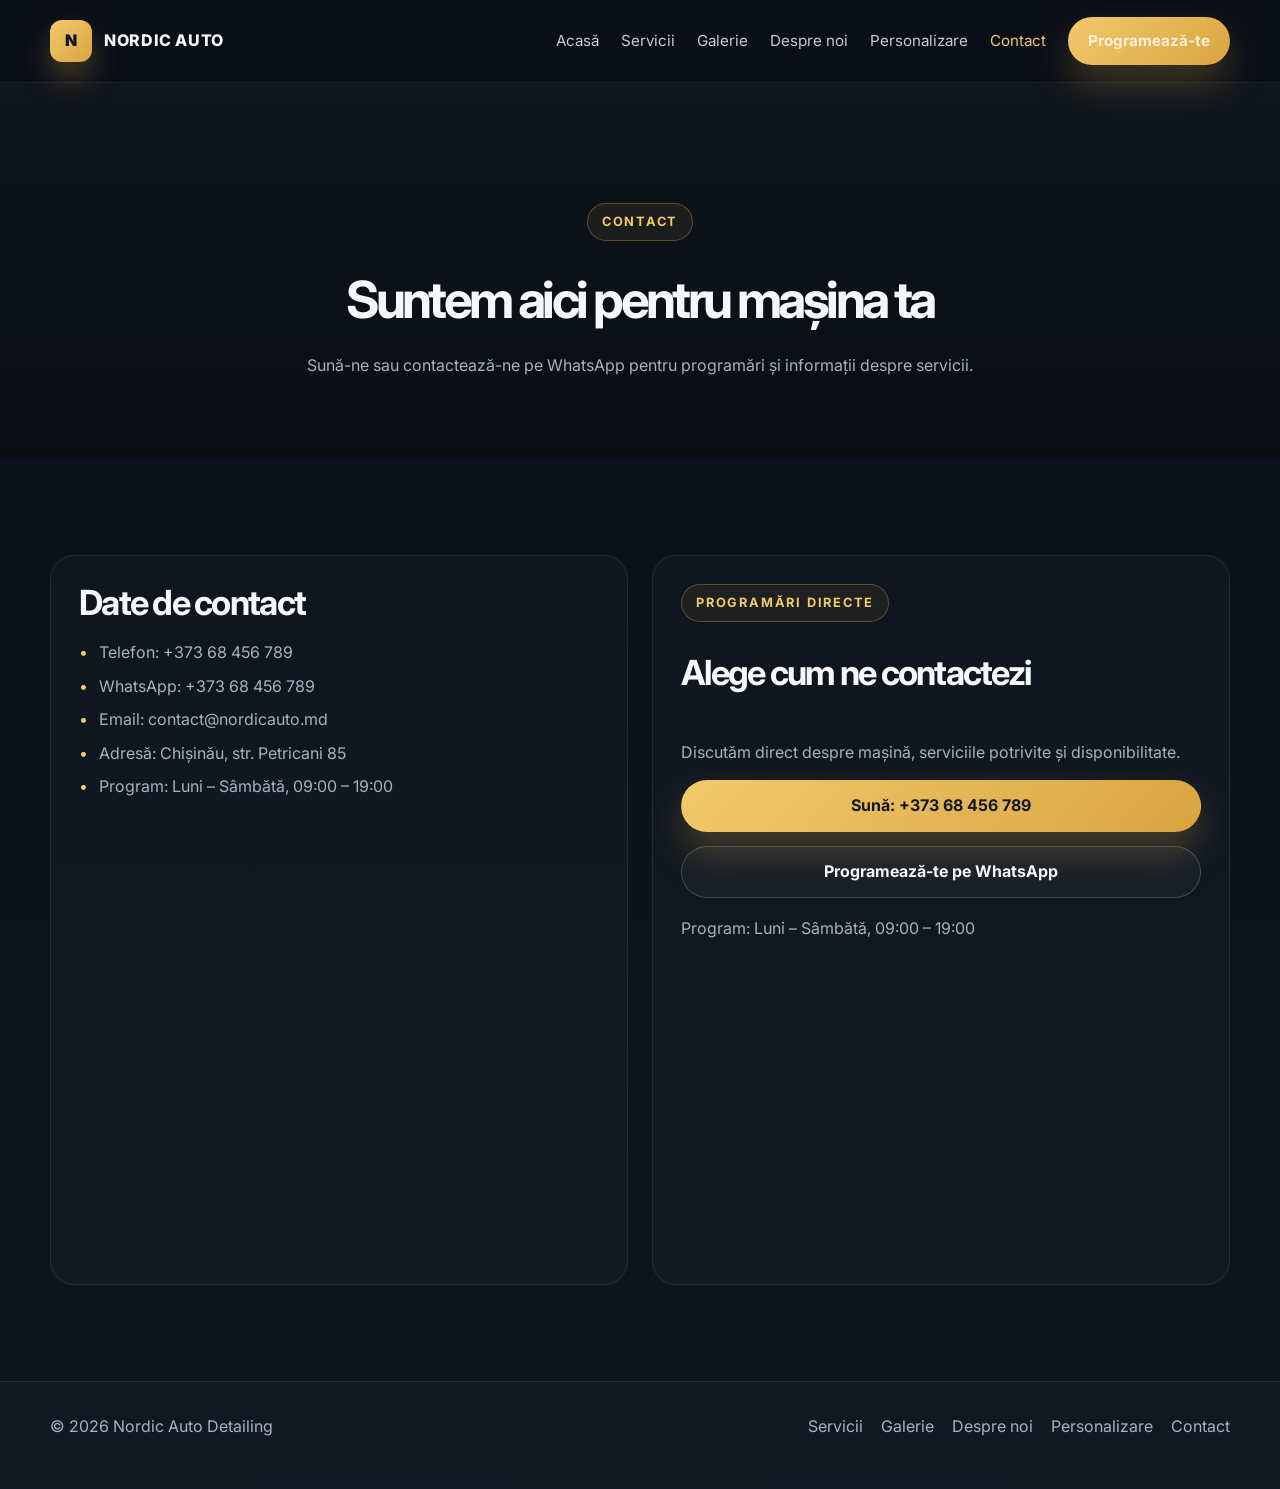
<file: Nordic Auto Detailing/contact.html>
<!DOCTYPE html>
<html lang="ro">
  <head>
    <meta charset="UTF-8" />
    <meta name="viewport" content="width=device-width, initial-scale=1.0" />
    <meta name="description" content="Contact Nordic Auto Detailing în Chișinău, str. Petricani 85. Programări prin telefon sau WhatsApp." />
    <title>Contact | Nordic Auto Detailing</title>
    <link rel="preconnect" href="https://fonts.googleapis.com" />
    <link rel="preconnect" href="https://fonts.gstatic.com" crossorigin />
    <link href="https://fonts.googleapis.com/css2?family=Inter:wght@400;500;600;700;800;900&display=swap" rel="stylesheet" />
    <link rel="stylesheet" href="style.css" />
  </head>
  <body>
    <header class="site-header">
      <div class="container header-inner">
        <a class="logo" href="Index.html" aria-label="Nordic Auto Detailing">
          <span class="logo-mark">N</span>
          <span>Nordic Auto</span>
        </a>
        <button class="menu-toggle" aria-label="Meniu">☰</button>
        <nav class="nav" aria-label="Navigare principală">
          <a href="Index.html">Acasă</a>
          <a href="servicii.html">Servicii</a>
          <a href="galerie.html">Galerie</a>
          <a href="despre-noi.html">Despre noi</a>
          <a href="personalizare.html">Personalizare</a>
          <a class="active" href="contact.html">Contact</a>
          <a class="nav-cta" href="contact.html">Programează-te</a>
        </nav>
      </div>
    </header>

    <main>
      <section class="page-header">
        <div class="container">
          <span class="eyebrow">Contact</span>
          <h1>Suntem aici pentru mașina ta</h1>
          <p>Sună-ne sau contactează-ne pe WhatsApp pentru programări și informații despre servicii.</p>
        </div>
      </section>

      <section class="section">
        <div class="container contact-grid">
          <div class="contact-card">
            <h2 class="section-title" style="font-size: clamp(2rem, 2.7vw, 2.8rem);">Date de contact</h2>
            <ul class="contact-list">
              <li>Telefon: <a href="tel:+37368456789">+373 68 456 789</a></li>
              <li>WhatsApp: <a href="https://wa.me/37368456789" target="_blank" rel="noopener noreferrer">+373 68 456 789</a></li>
              <li>Email: <a href="mailto:contact@nordicauto.md">contact@nordicauto.md</a></li>
              <li>Adresă: Chișinău, str. Petricani 85</li>
              <li>Program: Luni – Sâmbătă, 09:00 – 19:00</li>
            </ul>

            <div style="margin-top: 28px;">
              <iframe
                class="map"
                src="https://www.google.com/maps?q=Chi%C8%99in%C4%83u%2C%20str.%20Petricani%2085&output=embed"
                loading="lazy"
                referrerpolicy="no-referrer-when-downgrade"
                title="Hartă locație Nordic Auto Detailing"
              ></iframe>
            </div>
          </div>

          <div class="contact-card booking-card">
            <span class="eyebrow">Programări directe</span>
            <h2 class="section-title" style="font-size: clamp(2rem, 2.7vw, 2.8rem); margin-top: 18px;">Alege cum ne contactezi</h2>
            <p>Discutăm direct despre mașină, serviciile potrivite și disponibilitate.</p>
            <a class="btn primary" href="tel:+37368456789">Sună: +373 68 456 789</a>
            <a class="btn secondary" href="https://wa.me/37368456789" target="_blank" rel="noopener noreferrer">Programează-te pe WhatsApp</a>
            <p class="booking-note">Program: Luni – Sâmbătă, 09:00 – 19:00</p>
          </div>
        </div>
      </section>
    </main>

    <footer class="site-footer">
      <div class="container footer-inner">
        <div>© <span data-year></span> Nordic Auto Detailing</div>
        <div class="footer-links">
          <a href="servicii.html">Servicii</a>
          <a href="galerie.html">Galerie</a>
          <a href="despre-noi.html">Despre noi</a>
          <a href="personalizare.html">Personalizare</a>
          <a href="contact.html">Contact</a>
        </div>
      </div>
    </footer>

    <script src="script.js"></script>
  </body>
</html>
</file>
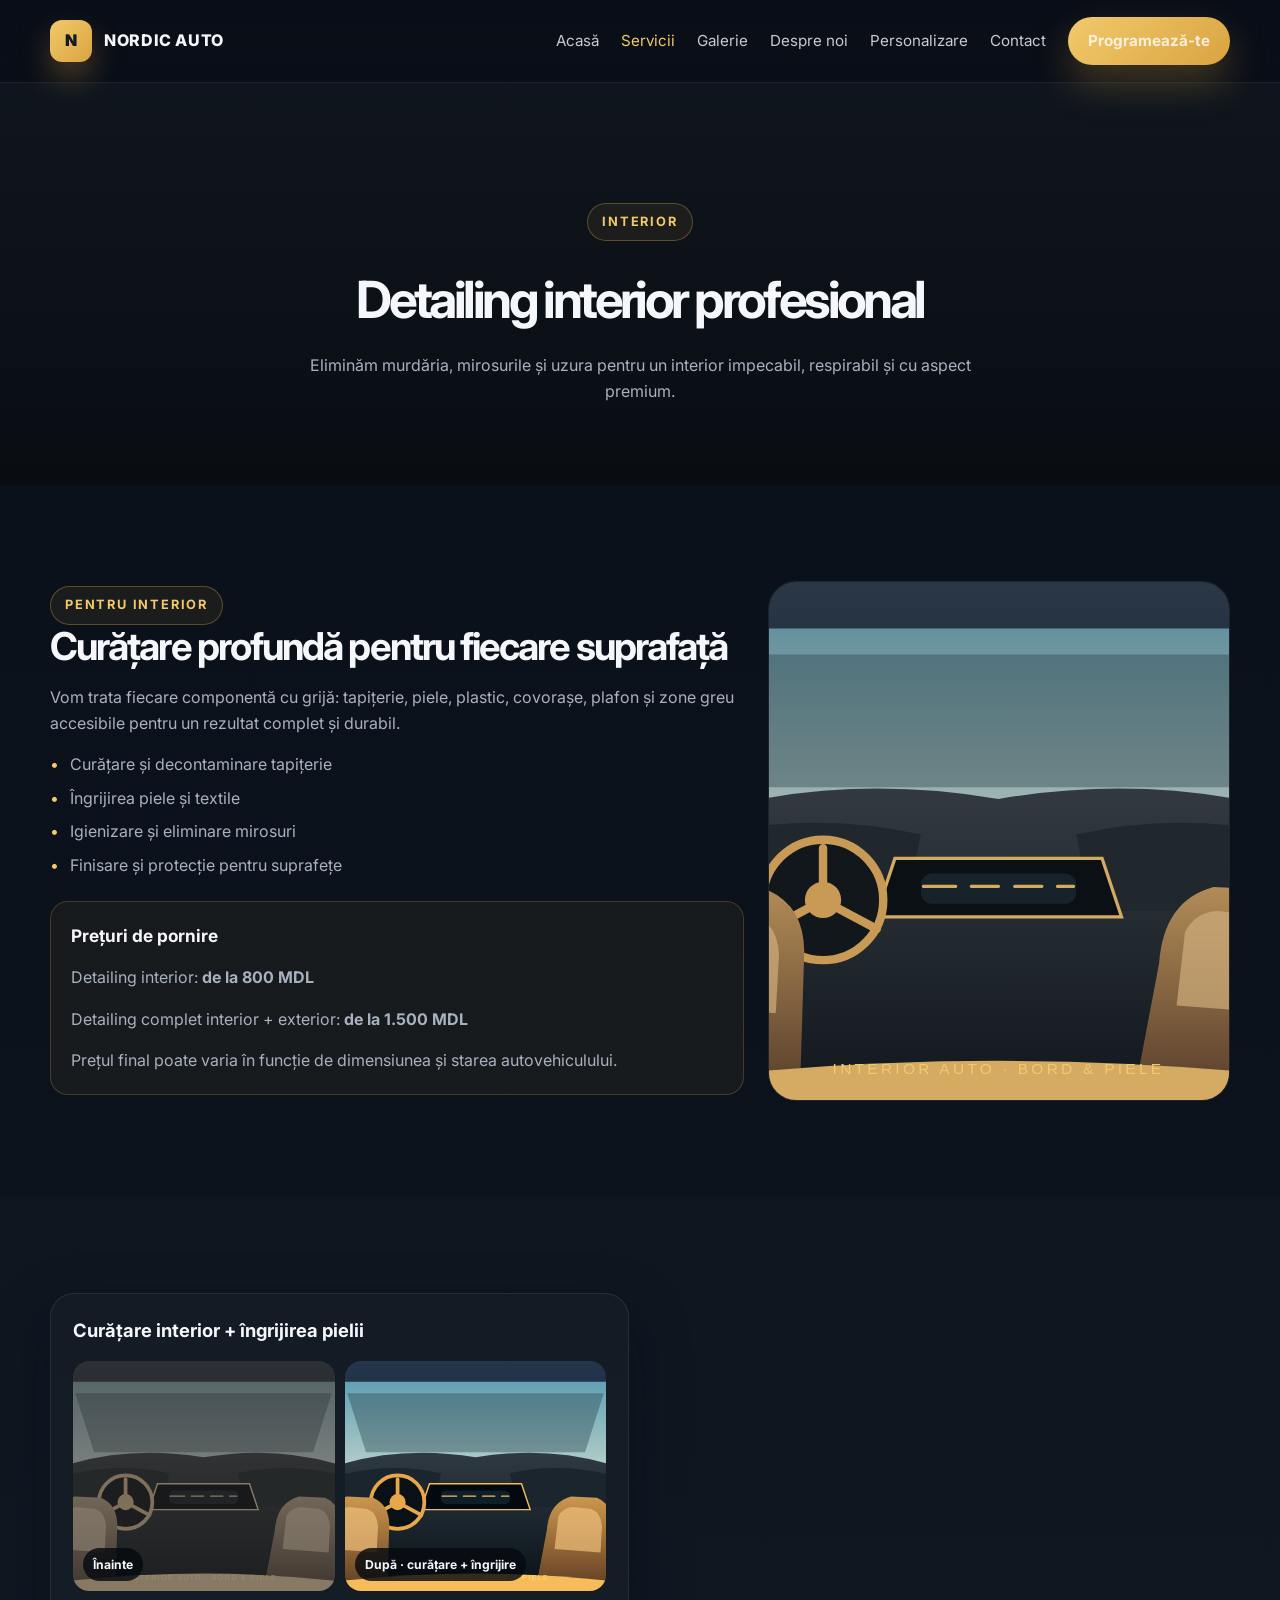
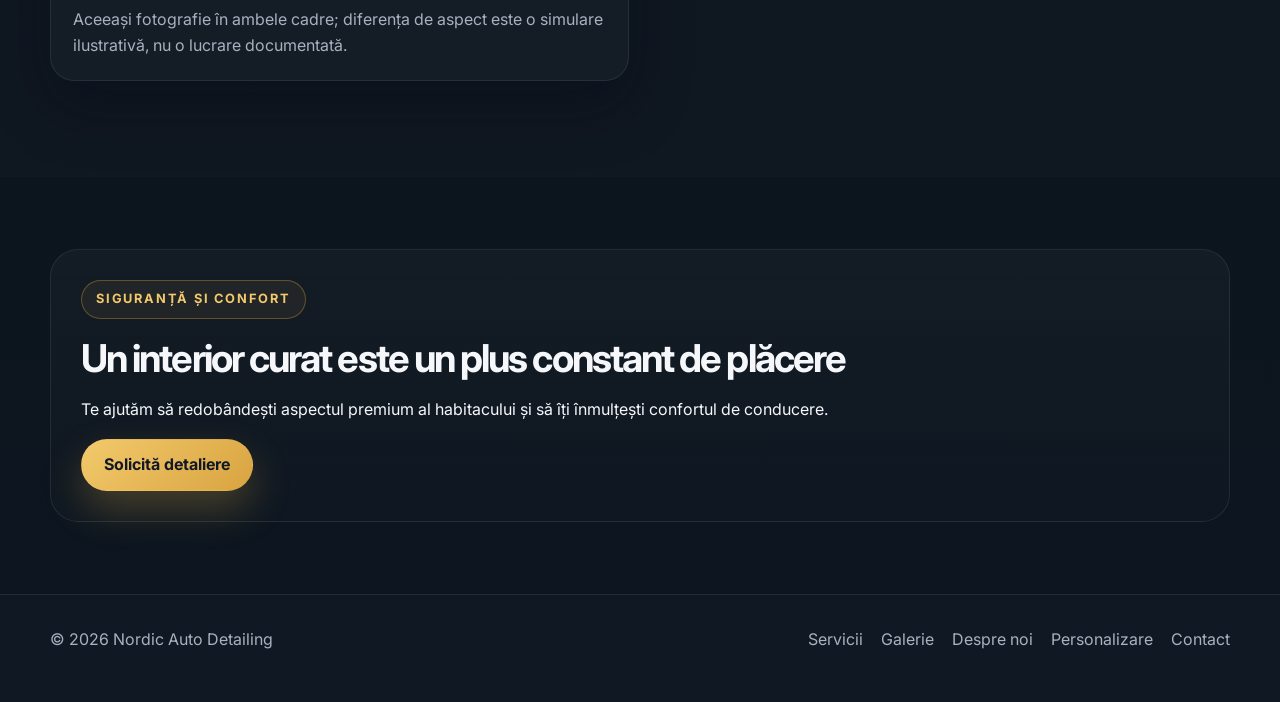
<file: Nordic Auto Detailing/detailing-interior.html>
<!DOCTYPE html>
<html lang="ro">
  <head>
    <meta charset="UTF-8" />
    <meta name="viewport" content="width=device-width, initial-scale=1.0" />
    <meta name="description" content="Detailing interior premium: curățare tapiterie, piele, igienizare și restaurare a spațiului din mașină." />
    <title>Detailing interior | Nordic Auto Detailing</title>
    <link rel="preconnect" href="https://fonts.googleapis.com" />
    <link rel="preconnect" href="https://fonts.gstatic.com" crossorigin />
    <link href="https://fonts.googleapis.com/css2?family=Inter:wght@400;500;600;700;800;900&display=swap" rel="stylesheet" />
    <link rel="stylesheet" href="style.css" />
  </head>
  <body>
    <header class="site-header">
      <div class="container header-inner">
        <a class="logo" href="Index.html" aria-label="Nordic Auto Detailing">
          <span class="logo-mark">N</span>
          <span>Nordic Auto</span>
        </a>
        <button class="menu-toggle" aria-label="Meniu">☰</button>
        <nav class="nav" aria-label="Navigare principală">
          <a href="Index.html">Acasă</a>
          <a class="active" href="servicii.html">Servicii</a>
          <a href="galerie.html">Galerie</a>
          <a href="despre-noi.html">Despre noi</a>
          <a href="personalizare.html">Personalizare</a>
          <a href="contact.html">Contact</a>
          <a class="nav-cta" href="contact.html">Programează-te</a>
        </nav>
      </div>
    </header>

    <main>
      <section class="page-header">
        <div class="container">
          <span class="eyebrow">Interior</span>
          <h1>Detailing interior profesional</h1>
          <p>Eliminăm murdăria, mirosurile și uzura pentru un interior impecabil, respirabil și cu aspect premium.</p>
        </div>
      </section>

      <section class="section">
        <div class="container service-spotlight">
          <div>
            <span class="eyebrow">Pentru interior</span>
            <h2 class="section-title">Curățare profundă pentru fiecare suprafață</h2>
            <p>Vom trata fiecare componentă cu grijă: tapițerie, piele, plastic, covorașe, plafon și zone greu accesibile pentru un rezultat complet și durabil.</p>
            <ul class="process-list">
              <li>Curățare și decontaminare tapițerie</li>
              <li>Îngrijirea piele și textile</li>
              <li>Igienizare și eliminare mirosuri</li>
              <li>Finisare și protecție pentru suprafețe</li>
            </ul>
            <div class="service-prices">
              <h3>Prețuri de pornire</h3>
              <p>Detailing interior: <strong>de la 800 MDL</strong></p>
              <p>Detailing complet interior + exterior: <strong>de la 1.500 MDL</strong></p>
              <p class="price-disclaimer">Prețul final poate varia în funcție de dimensiunea și starea autovehiculului.</p>
            </div>
          </div>
          <img src="imagini/interior-dashboard.svg" alt="Ilustrație cu interior auto: bord și volan" loading="lazy" />
        </div>
      </section>

      <section class="section" style="background: rgba(255,255,255,0.01);">
        <div class="container">
          <div class="comparison-grid">
            <article class="comparison-card">
              <h3>Curățare interior + îngrijirea pielii</h3>
              <div class="comparison-images">
                <figure class="comparison-image is-before">
                  <img src="imagini/interior-dashboard.svg" alt="Același interior auto, înainte de simularea curățării și îngrijirii pielii" loading="lazy" />
                  <figcaption>Înainte</figcaption>
                </figure>
                <figure class="comparison-image is-after">
                  <img src="imagini/interior-dashboard.svg" alt="Același interior auto, după simularea curățării și îngrijirii pielii" loading="lazy" />
                  <figcaption>După · curățare + îngrijire</figcaption>
                </figure>
              </div>
              <p>Aceeași fotografie în ambele cadre; diferența de aspect este o simulare ilustrativă, nu o lucrare documentată.</p>
            </article>
          </div>
        </div>
      </section>

      <section class="section-small">
        <div class="container">
          <div class="contact-cta">
            <span class="eyebrow">Siguranță și confort</span>
            <h2 class="section-title" style="margin-top: 18px;">Un interior curat este un plus constant de plăcere</h2>
            <p>Te ajutăm să redobândești aspectul premium al habitacului și să îți înmulțești confortul de conducere.</p>
            <a class="btn primary" href="contact.html">Solicită detaliere</a>
          </div>
        </div>
      </section>
    </main>

    <footer class="site-footer">
      <div class="container footer-inner">
        <div>© <span data-year></span> Nordic Auto Detailing</div>
        <div class="footer-links">
          <a href="servicii.html">Servicii</a>
          <a href="galerie.html">Galerie</a>
          <a href="despre-noi.html">Despre noi</a>
          <a href="personalizare.html">Personalizare</a>
          <a href="contact.html">Contact</a>
        </div>
      </div>
    </footer>

    <script src="script.js"></script>
  </body>
</html>
</file>
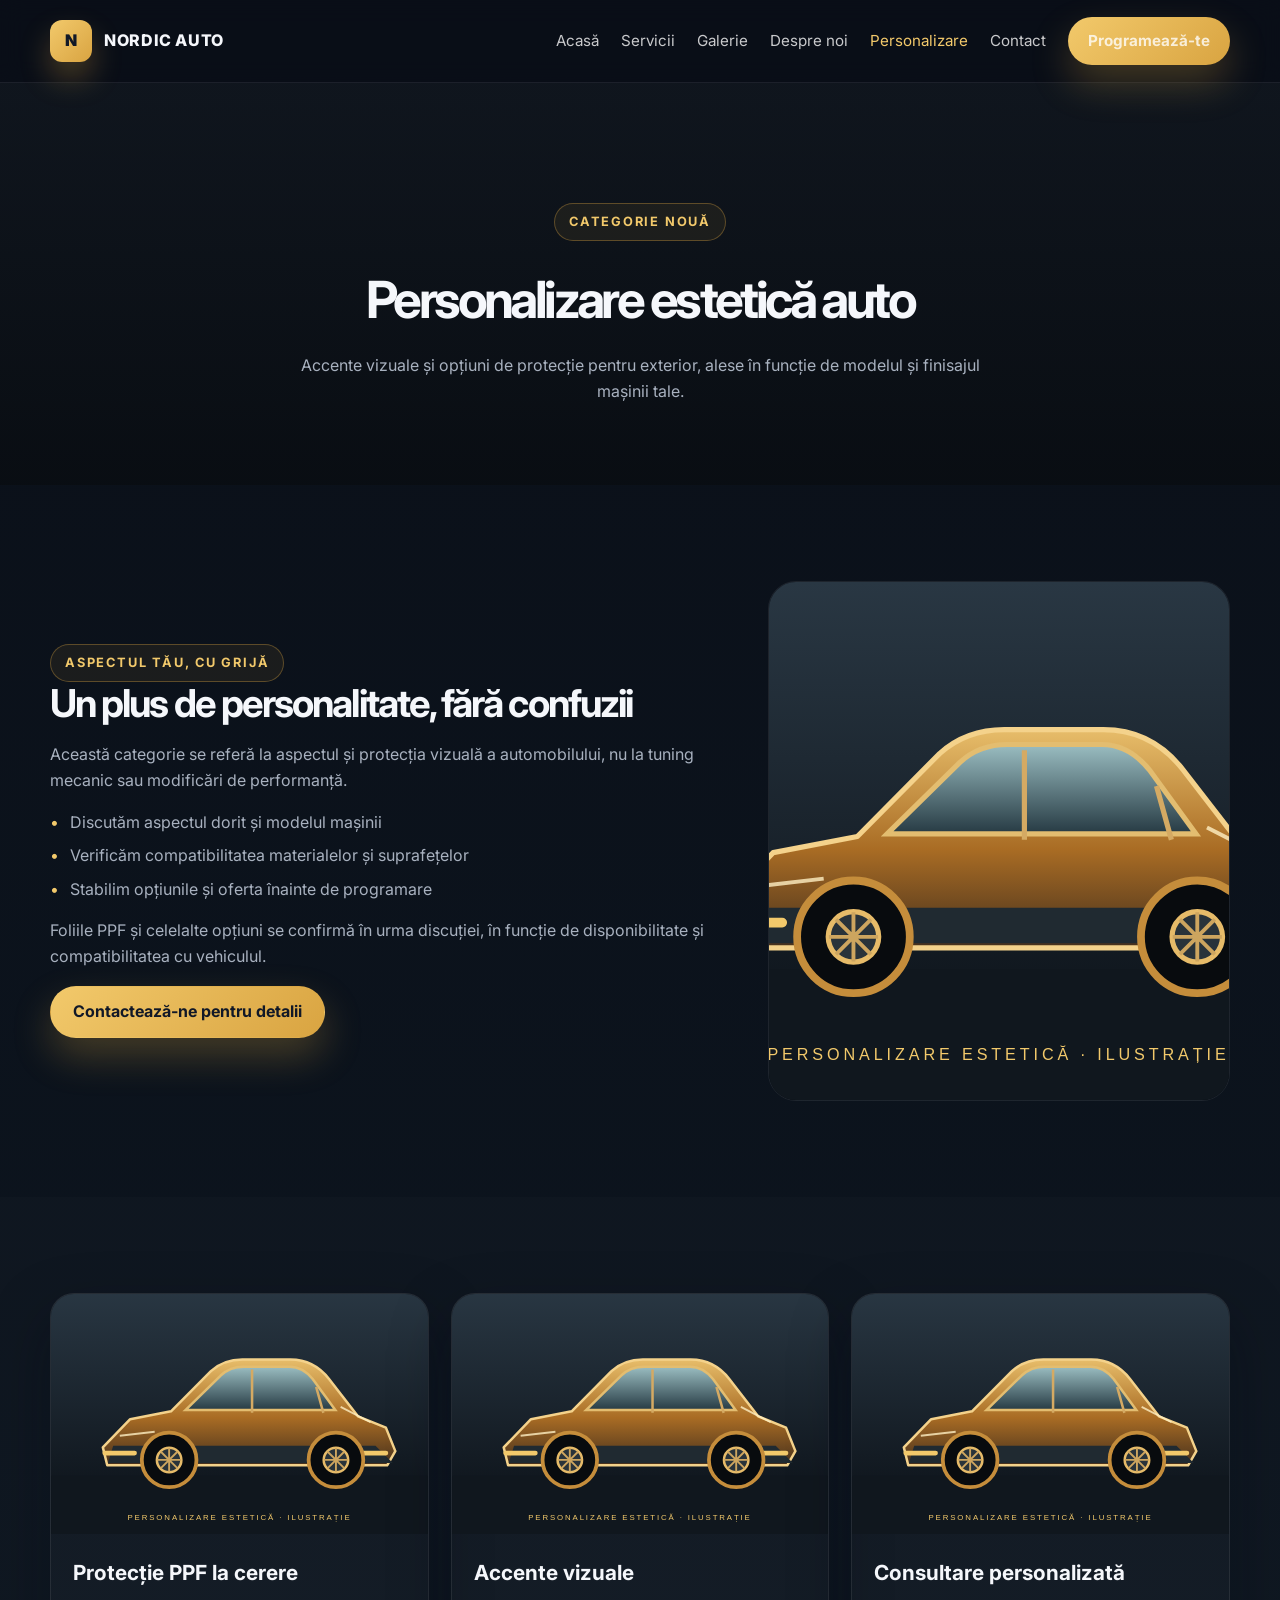
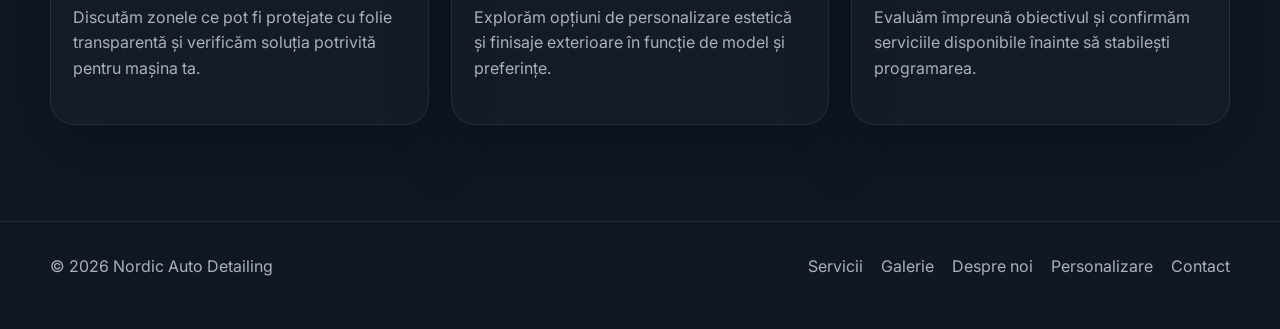
<file: Nordic Auto Detailing/personalizare.html>
<!DOCTYPE html>
<html lang="ro">
  <head>
    <meta charset="UTF-8" />
    <meta name="viewport" content="width=device-width, initial-scale=1.0" />
    <meta name="description" content="Personalizare estetică auto: idei de protecție și accente vizuale pentru exterior, discutate în funcție de mașină." />
    <title>Personalizare estetică | Nordic Auto Detailing</title>
    <link rel="preconnect" href="https://fonts.googleapis.com" />
    <link rel="preconnect" href="https://fonts.gstatic.com" crossorigin />
    <link href="https://fonts.googleapis.com/css2?family=Inter:wght@400;500;600;700;800;900&display=swap" rel="stylesheet" />
    <link rel="stylesheet" href="style.css" />
  </head>
  <body>
    <header class="site-header">
      <div class="container header-inner">
        <a class="logo" href="Index.html" aria-label="Nordic Auto Detailing">
          <span class="logo-mark">N</span>
          <span>Nordic Auto</span>
        </a>
        <button class="menu-toggle" aria-label="Meniu">☰</button>
        <nav class="nav" aria-label="Navigare principală">
          <a href="Index.html">Acasă</a>
          <a href="servicii.html">Servicii</a>
          <a href="galerie.html">Galerie</a>
          <a href="despre-noi.html">Despre noi</a>
          <a class="active" href="personalizare.html">Personalizare</a>
          <a href="contact.html">Contact</a>
          <a class="nav-cta" href="contact.html">Programează-te</a>
        </nav>
      </div>
    </header>

    <main>
      <section class="page-header">
        <div class="container">
          <span class="eyebrow">Categorie nouă</span>
          <h1>Personalizare estetică auto</h1>
          <p>Accente vizuale și opțiuni de protecție pentru exterior, alese în funcție de modelul și finisajul mașinii tale.</p>
        </div>
      </section>

      <section class="section">
        <div class="container service-spotlight">
          <div>
            <span class="eyebrow">Aspectul tău, cu grijă</span>
            <h2 class="section-title">Un plus de personalitate, fără confuzii</h2>
            <p>Această categorie se referă la aspectul și protecția vizuală a automobilului, nu la tuning mecanic sau modificări de performanță.</p>
            <ul class="process-list">
              <li>Discutăm aspectul dorit și modelul mașinii</li>
              <li>Verificăm compatibilitatea materialelor și suprafețelor</li>
              <li>Stabilim opțiunile și oferta înainte de programare</li>
            </ul>
            <p>Foliile PPF și celelalte opțiuni se confirmă în urma discuției, în funcție de disponibilitate și compatibilitatea cu vehiculul.</p>
            <a class="btn primary" href="contact.html">Contactează-ne pentru detalii</a>
          </div>
          <img src="imagini/personalizare-estetica.svg" alt="Ilustrație auto stilizată pentru categoria de personalizare estetică" />
        </div>
      </section>

      <section class="section" style="background: rgba(255,255,255,0.01);">
        <div class="container service-grid">
          <article class="service-card">
            <img src="imagini/personalizare-estetica.svg" alt="Ilustrație auto pentru protecție și personalizare vizuală" loading="lazy" />
            <div class="card-body">
              <h3>Protecție PPF la cerere</h3>
              <p>Discutăm zonele ce pot fi protejate cu folie transparentă și verificăm soluția potrivită pentru mașina ta.</p>
            </div>
          </article>
          <article class="service-card">
            <img src="imagini/personalizare-estetica.svg" alt="Ilustrație auto pentru accente vizuale exterioare" loading="lazy" />
            <div class="card-body">
              <h3>Accente vizuale</h3>
              <p>Explorăm opțiuni de personalizare estetică și finisaje exterioare în funcție de model și preferințe.</p>
            </div>
          </article>
          <article class="service-card">
            <img src="imagini/personalizare-estetica.svg" alt="Ilustrație auto pentru finisaje de exterior" loading="lazy" />
            <div class="card-body">
              <h3>Consultare personalizată</h3>
              <p>Evaluăm împreună obiectivul și confirmăm serviciile disponibile înainte să stabilești programarea.</p>
            </div>
          </article>
        </div>
      </section>
    </main>

    <footer class="site-footer">
      <div class="container footer-inner">
        <div>© <span data-year></span> Nordic Auto Detailing</div>
        <div class="footer-links">
          <a href="servicii.html">Servicii</a>
          <a href="galerie.html">Galerie</a>
          <a href="despre-noi.html">Despre noi</a>
          <a href="personalizare.html">Personalizare</a>
          <a href="contact.html">Contact</a>
        </div>
      </div>
    </footer>

    <script src="script.js"></script>
  </body>
</html>
</file>
<file: Nordic Auto Detailing/style.css>
:root {
  --bg: #0a0f18;
  --bg-soft: #121b2a;
  --panel: rgba(18, 27, 42, 0.8);
  --panel-2: #101720;
  --card: #f4f7fb;
  --card-2: #e8edf3;
  --text: #f5f7fb;
  --muted: #a8b1bf;
  --primary: #d9a441;
  --primary-soft: #f2c96b;
  --accent: #6dcff6;
  --success: #8dd8b3;
  --border: rgba(255,255,255,0.08);
  --shadow: 0 24px 60px rgba(4, 10, 20, 0.35);
  --container: 1180px;
}

* {
  box-sizing: border-box;
}

html {
  scroll-behavior: smooth;
}

body {
  margin: 0;
  font-family: "Inter", sans-serif;
  background: linear-gradient(180deg, #0a0f18 0%, #0d1620 100%);
  color: var(--text);
  line-height: 1.6;
}

a {
  color: inherit;
  text-decoration: none;
}

img {
  max-width: 100%;
  display: block;
}

button,
input,
textarea,
select {
  font: inherit;
}

.container {
  width: min(var(--container), calc(100% - 32px));
  margin: 0 auto;
}

.section {
  padding: 96px 0;
}

.section-small {
  padding: 72px 0;
}

.section-title {
  font-size: clamp(2.1rem, 3vw, 3.3rem);
  line-height: 1.1;
  margin: 0 0 18px;
  letter-spacing: -0.05em;
}

.section-subtitle {
  max-width: 620px;
  color: var(--muted);
  margin: 0 auto 36px;
}

.eyebrow {
  display: inline-flex;
  align-items: center;
  gap: 8px;
  padding: 8px 14px;
  border: 1px solid rgba(217, 164, 65, 0.35);
  background: rgba(217, 164, 65, 0.08);
  color: var(--primary-soft);
  border-radius: 999px;
  font-size: 0.8rem;
  letter-spacing: 0.14em;
  text-transform: uppercase;
  font-weight: 700;
}

.site-header {
  position: sticky;
  top: 0;
  z-index: 50;
  backdrop-filter: blur(12px);
  background: rgba(10, 15, 24, 0.72);
  border-bottom: 1px solid var(--border);
}

.header-inner {
  display: flex;
  align-items: center;
  justify-content: space-between;
  min-height: 82px;
}

.logo {
  display: flex;
  align-items: center;
  gap: 12px;
  font-weight: 800;
  letter-spacing: 0.04em;
  text-transform: uppercase;
}

.logo-mark {
  width: 42px;
  height: 42px;
  display: grid;
  place-items: center;
  border-radius: 12px;
  background: linear-gradient(135deg, var(--primary-soft), var(--primary));
  color: #111827;
  font-weight: 900;
  box-shadow: 0 16px 30px rgba(217, 164, 65, 0.3);
}

.nav {
  display: flex;
  align-items: center;
  gap: 22px;
}

.nav a {
  font-size: 0.95rem;
  color: rgba(255,255,255,0.78);
  transition: color 0.25s ease;
}

.nav a:hover,
.nav a.active {
  color: var(--primary-soft);
}

.nav-cta {
  display: inline-flex;
  align-items: center;
  justify-content: center;
  padding: 12px 20px;
  border-radius: 999px;
  background: linear-gradient(135deg, var(--primary-soft), var(--primary));
  color: #101827;
  font-weight: 700;
  box-shadow: 0 18px 38px rgba(217, 164, 65, 0.28);
}

.menu-toggle {
  display: none;
  border: 1px solid var(--border);
  background: rgba(255,255,255,0.02);
  color: var(--text);
  width: 46px;
  height: 46px;
  border-radius: 12px;
}

.hero {
  position: relative;
  background-image:
    linear-gradient(90deg, rgba(10, 15, 24, 0.78) 0%, rgba(10, 15, 24, 0.5) 35%, rgba(10, 15, 24, 0.2) 100%),
    url("https://images.unsplash.com/photo-1503376780353-7e6692767b70?auto=format&fit=crop&w=1400&q=80");
  background-size: cover;
  background-position: center;
  min-height: 760px;
  display: flex;
  align-items: center;
}

.hero-inner {
  display: grid;
  grid-template-columns: 1.1fr 0.9fr;
  align-items: center;
  gap: 30px;
  padding: 72px 0;
}

.hero h1 {
  font-size: clamp(3rem, 5vw, 6rem);
  line-height: 0.96;
  letter-spacing: -0.08em;
  margin: 20px 0 18px;
}

.hero p {
  font-size: 1.08rem;
  max-width: 620px;
  color: rgba(255,255,255,0.8);
}

.hero-actions {
  display: flex;
  flex-wrap: wrap;
  gap: 14px;
  margin-top: 26px;
}

.btn {
  display: inline-flex;
  align-items: center;
  justify-content: center;
  min-height: 52px;
  padding: 0 22px;
  border-radius: 999px;
  border: 1px solid transparent;
  font-weight: 700;
  transition: transform 0.2s ease, box-shadow 0.2s ease;
}

.btn:hover {
  transform: translateY(-1px);
}

.btn.primary {
  background: linear-gradient(135deg, var(--primary-soft), var(--primary));
  color: #111827;
  box-shadow: 0 18px 38px rgba(217, 164, 65, 0.28);
}

.btn.secondary {
  border-color: rgba(255,255,255,0.18);
  background: rgba(255,255,255,0.04);
  color: var(--text);
}

.hero-card {
  background: rgba(12, 18, 27, 0.72);
  border: 1px solid rgba(255,255,255,0.08);
  border-radius: 24px;
  padding: 24px;
  box-shadow: var(--shadow);
  backdrop-filter: blur(10px);
}

.hero-card .mini-label {
  font-size: 0.74rem;
  color: var(--primary-soft);
  letter-spacing: 0.1em;
  text-transform: uppercase;
  font-weight: 700;
}

.hero-card img {
  width: 100%;
  height: 320px;
  object-fit: cover;
  border-radius: 18px;
  margin: 18px 0 16px;
}

.hero-card .cta-row {
  display: flex;
  justify-content: space-between;
  align-items: center;
  gap: 16px;
  margin-top: 8px;
}

.rating {
  color: var(--primary-soft);
  letter-spacing: 0.08em;
}

.features-row,
.stats-row,
.contact-row {
  display: grid;
  grid-template-columns: repeat(3, minmax(0, 1fr));
  gap: 18px;
}

.contact-row {
  grid-template-columns: repeat(auto-fit, minmax(210px, 1fr));
}

.price-heading {
  text-align: center;
  margin-bottom: 36px;
}

.price-grid {
  display: grid;
  grid-template-columns: repeat(3, minmax(0, 1fr));
  gap: 18px;
}

.price-card {
  padding: 24px;
  border: 1px solid var(--border);
  border-radius: 22px;
  background: rgba(255,255,255,0.025);
  box-shadow: var(--shadow);
}

.price-card h3,
.service-prices h3 {
  margin: 0 0 12px;
  font-size: 1.08rem;
}

.price-card > p:last-child,
.service-prices > p {
  color: var(--muted);
}

.price {
  color: var(--primary-soft);
  font-size: 1.6rem;
  font-weight: 800;
  line-height: 1.25;
  margin: 10px 0;
}

.price span {
  font-size: 0.85rem;
  font-weight: 600;
  color: var(--muted);
}

.price-disclaimer {
  margin: 20px 0 0;
  color: var(--muted);
  text-align: center;
}

.service-prices {
  margin-top: 22px;
  padding: 20px;
  border-radius: 18px;
  border: 1px solid rgba(217,164,65,0.24);
  background: rgba(217,164,65,0.06);
}

.service-prices .price-disclaimer {
  text-align: left;
  margin-top: 12px;
}

.feature-box,
.stat-box,
.contact-box {
  background: rgba(255,255,255,0.03);
  border: 1px solid var(--border);
  border-radius: 22px;
  padding: 24px;
}

.feature-box .icon,
.contact-box .icon {
  width: 54px;
  height: 54px;
  border-radius: 16px;
  display: grid;
  place-items: center;
  background: linear-gradient(135deg, rgba(217, 164, 65, 0.22), rgba(109, 207, 246, 0.14));
  color: var(--primary-soft);
  font-size: 1.4rem;
  font-weight: 800;
  margin-bottom: 14px;
}

.feature-box h3,
.contact-box h3,
.service-card h3,
.review-card h3,
.process-card h3,
.gallery-card h3 {
  margin: 0 0 10px;
  font-size: 1.3rem;
}

.feature-box p,
.contact-box p,
.service-card p,
.review-card p,
.process-card p,
.page-header p,
.service-spotlight p,
.info-card p,
.text-block p,
.gallery-card p,
.stats-card p,
.contact-form p {
  color: var(--muted);
}

.service-grid,
.review-grid,
.gallery-grid,
.before-grid,
.value-grid,
.map-grid,
.info-grid,
.gallery-archive {
  display: grid;
  gap: 22px;
}

.service-grid {
  grid-template-columns: repeat(3, minmax(0, 1fr));
}

.service-card,
.review-card,
.info-card,
.stats-card,
.gallery-card,
.process-card,
.text-block {
  background: rgba(255,255,255,0.02);
  border: 1px solid var(--border);
  border-radius: 24px;
  overflow: hidden;
  box-shadow: var(--shadow);
}

.service-card img,
.gallery-card img,
.info-card img,
.before-grid img {
  width: 100%;
  height: 240px;
  object-fit: cover;
}

.card-body {
  padding: 22px 22px 26px;
}

.service-card ul,
.process-list,
.contact-list {
  list-style: none;
  padding: 0;
  margin: 16px 0 0;
}

.service-card li,
.process-list li,
.contact-list li {
  position: relative;
  padding-left: 20px;
  color: var(--muted);
  margin-bottom: 8px;
}

.service-card li::before,
.process-list li::before,
.contact-list li::before {
  content: "•";
  position: absolute;
  left: 0;
  color: var(--primary-soft);
}

.before-grid,
.gallery-grid,
.gallery-archive {
  grid-template-columns: repeat(2, minmax(0, 1fr));
}

.before-card {
  position: relative;
  overflow: hidden;
  border-radius: 24px;
  border: 1px solid var(--border);
  box-shadow: var(--shadow);
}

.comparison-grid {
  display: grid;
  grid-template-columns: repeat(2, minmax(0, 1fr));
  gap: 22px;
}

.comparison-card {
  padding: 22px;
  background: rgba(255,255,255,0.025);
  border: 1px solid var(--border);
  border-radius: 24px;
  box-shadow: var(--shadow);
}

.comparison-card h3 {
  margin: 0 0 16px;
  font-size: 1.15rem;
}

.comparison-card > p,
.booking-card > p {
  color: var(--muted);
  margin: 16px 0 0;
}

.comparison-images {
  display: grid;
  grid-template-columns: repeat(2, minmax(0, 1fr));
  gap: 10px;
}

.comparison-image {
  position: relative;
  margin: 0;
  overflow: hidden;
  border-radius: 16px;
  background: #111923;
}

.comparison-image img {
  width: 100%;
  height: 230px;
  object-fit: cover;
}

.comparison-image.is-before img {
  filter: brightness(0.7) saturate(0.5) contrast(0.88);
}

.comparison-image.is-after img {
  filter: brightness(1.08) saturate(1.18) contrast(1.08);
}

.comparison-image figcaption {
  position: absolute;
  left: 10px;
  bottom: 10px;
  max-width: calc(100% - 20px);
  padding: 7px 10px;
  border-radius: 999px;
  background: rgba(5, 10, 15, 0.82);
  color: var(--text);
  font-size: 0.76rem;
  font-weight: 700;
}

.before-card img {
  width: 100%;
  height: 360px;
  object-fit: cover;
}

.before-overlay {
  position: absolute;
  left: 18px;
  bottom: 18px;
  background: rgba(9, 14, 20, 0.68);
  border: 1px solid rgba(255,255,255,0.08);
  border-radius: 999px;
  padding: 10px 16px;
  font-weight: 700;
}

.review-grid {
  grid-template-columns: repeat(3, minmax(0, 1fr));
}

.review-card {
  padding: 24px;
}

.stars {
  color: var(--primary-soft);
  letter-spacing: 0.18em;
  font-size: 0.9rem;
  margin-bottom: 14px;
}

.quote-mark {
  font-size: 2.8rem;
  line-height: 1;
  color: rgba(217, 164, 65, 0.8);
  margin-bottom: 10px;
}

.contact-cta {
  background: linear-gradient(180deg, rgba(255,255,255,0.03), rgba(255,255,255,0.01));
  border: 1px solid var(--border);
  border-radius: 28px;
  padding: 30px;
}

.page-header {
  background: linear-gradient(180deg, rgba(17, 23, 31, 0.8), rgba(9, 13, 18, 0.9)),
    url("https://images.unsplash.com/photo-1489824904134-891ab64532f1?auto=format&fit=crop&w=1600&q=80") center/cover no-repeat;
  padding: 120px 0 80px;
  text-align: center;
}

.page-header h1 {
  font-size: clamp(2.5rem, 4vw, 4.4rem);
  letter-spacing: -0.07em;
  margin: 18px 0 12px;
}

.page-header p {
  max-width: 700px;
  margin: 0 auto;
}

.service-spotlight {
  display: grid;
  grid-template-columns: 1.2fr 0.8fr;
  gap: 24px;
  align-items: center;
}

.service-spotlight img {
  border-radius: 28px;
  height: 520px;
  width: 100%;
  object-fit: cover;
  border: 1px solid var(--border);
}

.info-grid,
.value-grid,
.map-grid,
.contact-grid {
  grid-template-columns: repeat(2, minmax(0,1fr));
}

.info-card,
.stats-card,
.text-block,
.contact-card {
  padding: 28px;
}

.stats-row .stat-box {
  text-align: center;
}

.stat-number {
  font-size: clamp(2.2rem, 5vw, 4rem);
  line-height: 1;
  font-weight: 800;
  color: var(--primary-soft);
  margin-bottom: 12px;
}

.gallery-grid {
  grid-template-columns: repeat(3, minmax(0, 1fr));
}

.gallery-card {
  cursor: pointer;
}

.gallery-card img {
  height: 300px;
}

.gallery-card .card-body {
  padding-bottom: 18px;
}

.gallery-card .tag {
  display: inline-block;
  padding: 8px 12px;
  border-radius: 999px;
  background: rgba(109, 207, 246, 0.12);
  border: 1px solid rgba(109, 207, 246, 0.2);
  color: var(--accent);
  font-size: 0.75rem;
  letter-spacing: 0.08em;
  text-transform: uppercase;
  margin-bottom: 12px;
}

.lightbox {
  position: fixed;
  inset: 0;
  display: grid;
  place-items: center;
  background: rgba(5, 10, 15, 0.85);
  z-index: 100;
  opacity: 0;
  visibility: hidden;
  transition: opacity 0.2s ease, visibility 0.2s ease;
}

.lightbox.open {
  opacity: 1;
  visibility: visible;
}

.lightbox-content {
  position: relative;
  max-width: min(1000px, calc(100vw - 32px));
  background: rgba(18, 27, 42, 0.95);
  border: 1px solid var(--border);
  border-radius: 24px;
  overflow: hidden;
  box-shadow: var(--shadow);
}

.lightbox-content img {
  width: min(760px, calc(100vw - 64px));
  max-height: 78vh;
  object-fit: cover;
}

.lightbox-close {
  position: absolute;
  top: 14px;
  right: 14px;
  width: 42px;
  height: 42px;
  display: grid;
  place-items: center;
  border: 0;
  background: rgba(0,0,0,0.36);
  color: var(--text);
  border-radius: 50%;
  font-size: 1.5rem;
  cursor: pointer;
}

.contact-grid {
  display: grid;
  gap: 24px;
}

.contact-card {
  background: rgba(255,255,255,0.02);
  border: 1px solid var(--border);
  border-radius: 24px;
}

.contact-list {
  margin-top: 18px;
}

.booking-card {
  display: flex;
  flex-direction: column;
  align-items: flex-start;
  gap: 14px;
}

.booking-card .btn {
  width: 100%;
}

.booking-card .booking-note {
  margin-top: 4px;
}

.map {
  width: 100%;
  min-height: 420px;
  border: 0;
  border-radius: 24px;
}

.site-footer {
  padding: 32px 0 50px;
  border-top: 1px solid var(--border);
  background: rgba(255,255,255,0.01);
}

.footer-inner {
  display: flex;
  justify-content: space-between;
  gap: 20px;
  flex-wrap: wrap;
  color: var(--muted);
}

.footer-links {
  display: flex;
  flex-wrap: wrap;
  gap: 18px;
}

@media (max-width: 980px) {
  .hero-inner,
  .service-spotlight,
  .contact-grid,
  .info-grid,
  .value-grid,
  .map-grid,
  .features-row,
  .stats-row,
  .contact-row {
    grid-template-columns: 1fr;
  }

  .service-grid,
  .review-grid,
  .gallery-grid,
  .before-grid,
  .comparison-grid,
  .price-grid {
    grid-template-columns: repeat(2, minmax(0, 1fr));
  }

  .nav {
    position: absolute;
    top: calc(100% + 8px);
    right: 16px;
    left: 16px;
    display: none;
    flex-direction: column;
    align-items: flex-start;
    background: rgba(10, 15, 24, 0.96);
    border: 1px solid var(--border);
    border-radius: 18px;
    padding: 18px;
    box-shadow: var(--shadow);
  }

  .nav.open {
    display: flex;
  }

  .menu-toggle {
    display: inline-grid;
    place-items: center;
  }

  .hero {
    min-height: 680px;
  }
}

@media (max-width: 640px) {
  .section {
    padding: 72px 0;
  }

  .hero {
    min-height: 560px;
  }

  .hero-inner {
    padding-top: 52px;
  }

  .hero-card img {
    height: 220px;
  }

  .service-grid,
  .review-grid,
  .gallery-grid,
  .before-grid,
  .comparison-grid,
  .price-grid,
  .comparison-images {
    grid-template-columns: 1fr;
  }

  .comparison-image img {
    height: 220px;
  }

  .btn {
    width: 100%;
  }

  .hero-actions {
    flex-direction: column;
  }
}
</file>
